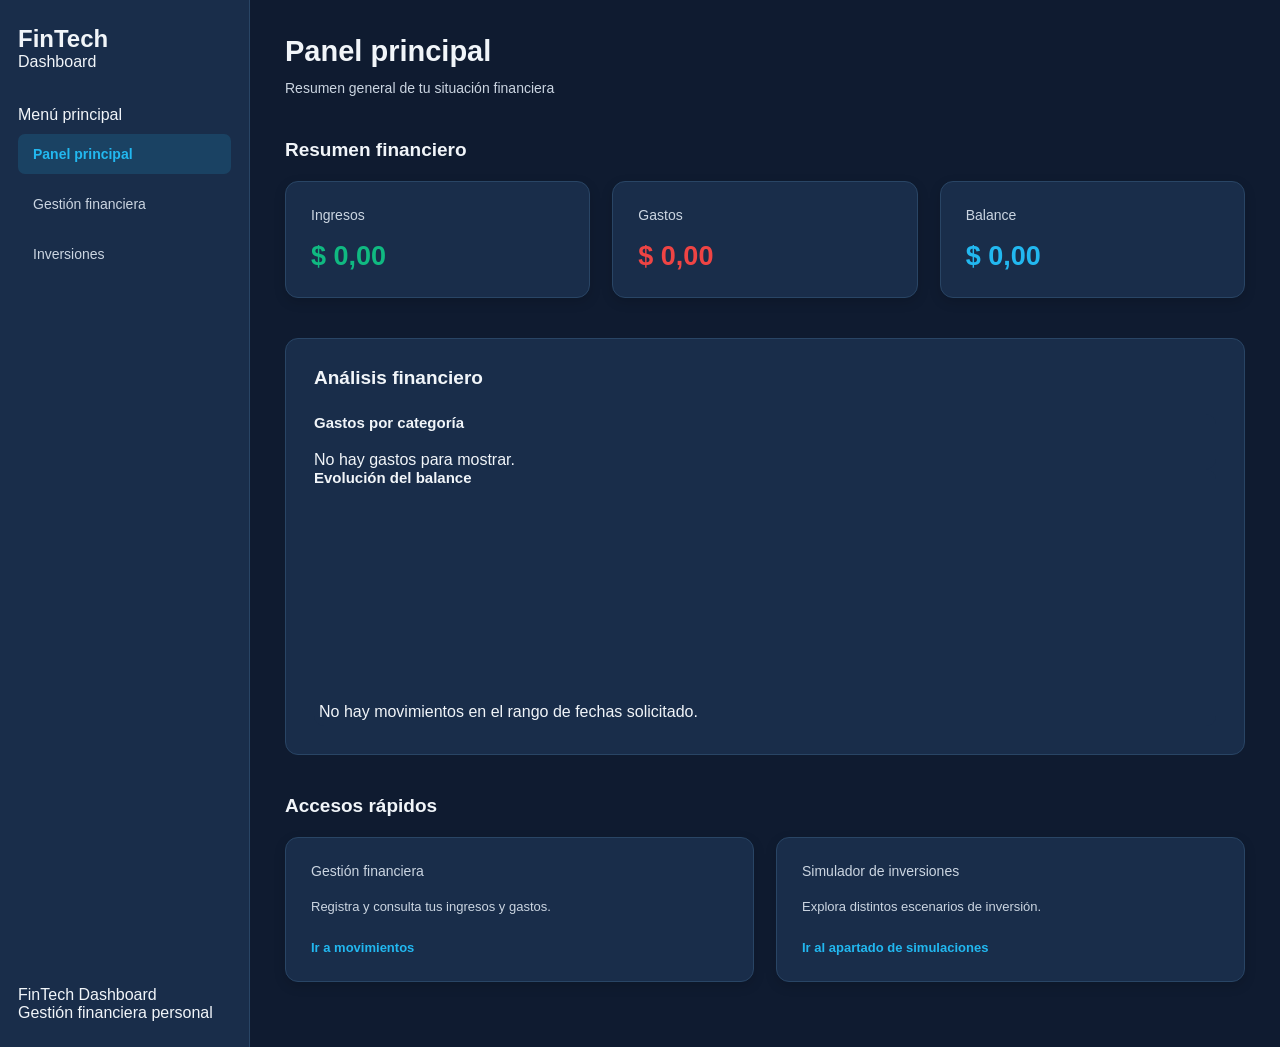
<file: index.html>
<!DOCTYPE html>
<html lang="es">
<head>
    <meta charset="UTF-8">
    <meta name="viewport" content="width=device-width, initial-scale=1.0">
    <title>FinTech Dashboard</title>
    <link rel="stylesheet" href="./estilos/estilos-globales.css">
    <link rel="stylesheet" href="./estilos/estilosIndex.css">
    <script type="module" src="./main.js"></script>
</head>

<body>
    <div class="dashboard">
        <aside class="sidebar">
            <div class="sidebar-header">
                <h2>FinTech</h2>
                <span>Dashboard</span>
            </div>

            <nav class="sidebar-nav">
                <p>Menú principal</p>
                <a href="./index.html" class="nav-link active">Panel principal</a>
                <a href="./movimientos.html" class="nav-link">Gestión financiera</a>
                <a href="./inversiones.html" class="nav-link">Inversiones</a>
            </nav>

            <div class="sidebar-footer">
                <p>FinTech Dashboard</p>
                <span>Gestión financiera personal</span>
            </div>
        </aside>

        <main class="main-content">
            <header class="page-header">
                <div>
                    <h1>Panel principal</h1>
                    <p>Resumen general de tu situación financiera</p>
                </div>
            </header>

            <section id="resumen" class="resumen-seccion">
                <h2>Resumen financiero</h2>
                <div class="resumen-cards">

                    <div class="card">
                        <h3>Ingresos</h3>
                        <p id="ingresos">$0</p>
                    </div>

                    <div class="card">
                        <h3>Gastos</h3>
                        <p id="gastos">$0</p>
                    </div>

                    <div class="card">
                        <h3>Balance</h3>
                        <p id="balance">$0</p>
                    </div>
                </div>
            </section>

            <section id="analisis-visual">
                <h2>Análisis financiero</h2>
                <div class="graf-container">
                    <h3>Gastos por categoría</h3>
                    <div id="graf-categorias"></div>
                </div>

                <div class="graf-container">
                    <h3>Evolución del balance</h3>
                    <div id="graf-balance"></div>
                </div>
            </section>

            <section class="accesos-section">
                <h2>Accesos rápidos</h2>
                <div class="accesos-cards">
                    <div class="card">
                        <h3>Gestión financiera</h3>
                        <p>Registra y consulta tus ingresos y gastos.</p>
                        <a href="./movimientos.html">Ir a movimientos</a>
                    </div>

                    <div class="card">
                        <h3>Simulador de inversiones</h3>
                        <p>Explora distintos escenarios de inversión.</p>
                        <a href="./inversiones.html">Ir al apartado de simulaciones</a>
                    </div>
                </div>
            </section>
        </main>
    </div>
</body>
</html>
</file>
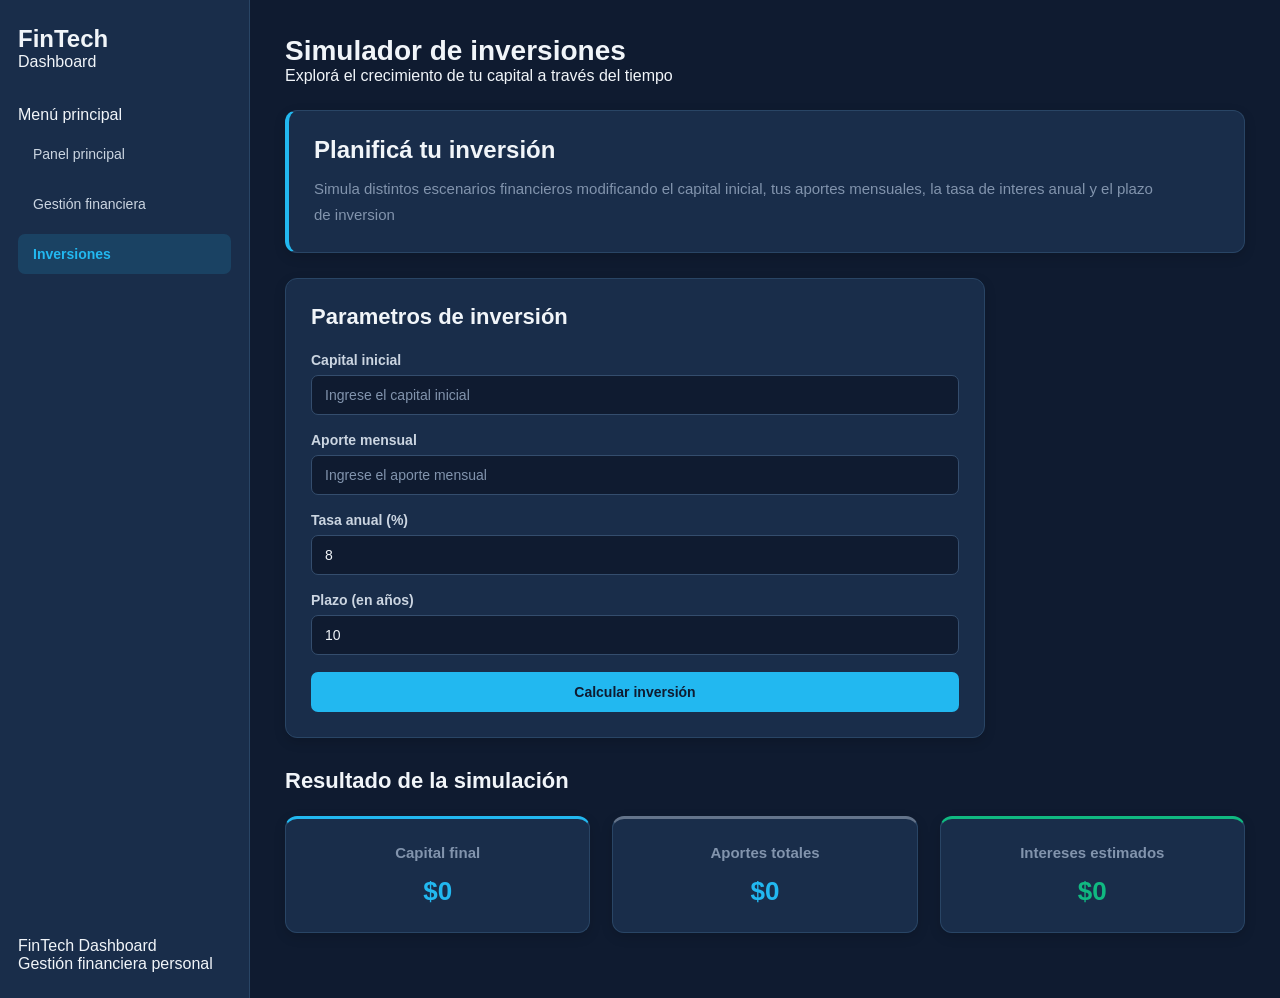
<file: inversiones.html>
<!DOCTYPE html>
<html lang="es">
<head>
    <meta charset="UTF-8">
    <meta name="viewport" content="width=device-width, initial-scale=1.0">
    <title>Inversiones</title>
    <link rel="stylesheet" href="./estilos/estilos-globales.css">
    <link rel="stylesheet" href="./estilos/inversiones.css">
    <script type="module" src="./main.js"></script>
</head>
<body>
    <div class="dashboard">
        <aside class="sidebar">
            <div class="sidebar-header">
                <h2>FinTech</h2>
                <span>Dashboard</span>
            </div>

            <nav class="sidebar-nav">
                <p class="nav-title">Menú principal</p>
                <a href="./index.html" class="nav-link">Panel principal</a>
                <a href="./movimientos.html" class="nav-link">Gestión financiera</a>
                <a href="./inversiones.html" class="nav-link active">Inversiones</a>
            </nav>

            <div class="sidebar-footer">
                <p>FinTech Dashboard</p>
                <span>Gestión financiera personal</span>
            </div>
        </aside>

        <main class="main-content">
            <header class="page-header">
                <div>
                    <h1>Simulador de inversiones</h1>
                    <p>Explorá el crecimiento de tu capital a través del tiempo</p>
                </div>
            </header>

            <section class="introduccion-section">
                <h2>Planificá tu inversión</h2>
                <p>Simula distintos escenarios financieros modificando el capital inicial, tus aportes mensuales, la tasa de interes anual y el plazo de inversion</p>
            </section>

            <section id="simulador">
                <h2>Parametros de inversión</h2>
                <form id="form-inversion">
                    <div class="form-group">
                        <label for="capital-inicial">Capital inicial</label>
                        <input type="number" id="capital-inicial" min="0" step="1000" required placeholder="Ingrese el capital inicial">
                    </div>

                    <div class="form-group">
                        <label for="aporte-mensual">Aporte mensual</label>
                        <input type="number" id="aporte-mensual" min="0" step="1000" required placeholder="Ingrese el aporte mensual">
                    </div>

                    <div class="form-group">
                        <label for="tasa-anual">Tasa anual (%)</label>
                        <input type="number" id="tasa-anual" min="0" max="100" step="0.01" value="8" required>
                    </div>

                    <div class="form-group">
                        <label for="plazo">Plazo (en años)</label>
                        <input type="number" id="plazo" min="1" max="100" step="1" value="10" required>
                    </div>
                    <button type="submit">Calcular inversión</button>
                </form>
            </section>

            <section id="resultado-inversion">
                <h2>Resultado de la simulación</h2>
                <div class="resultados-container">
                    <div class="card">
                        <h3>Capital final</h3>
                        <p id="capital-final">$0</p>
                    </div>

                    <div class="card">
                        <h3>Aportes totales</h3>
                        <p id="aportes-totales">$0</p>
                    </div>

                    <div class="card">
                        <h3>Intereses estimados</h3>
                        <p id="intereses-estimados">$0</p>
                    </div>
                </div>
            </section>
        </main>
    </div>
</body>
</html>
</file>
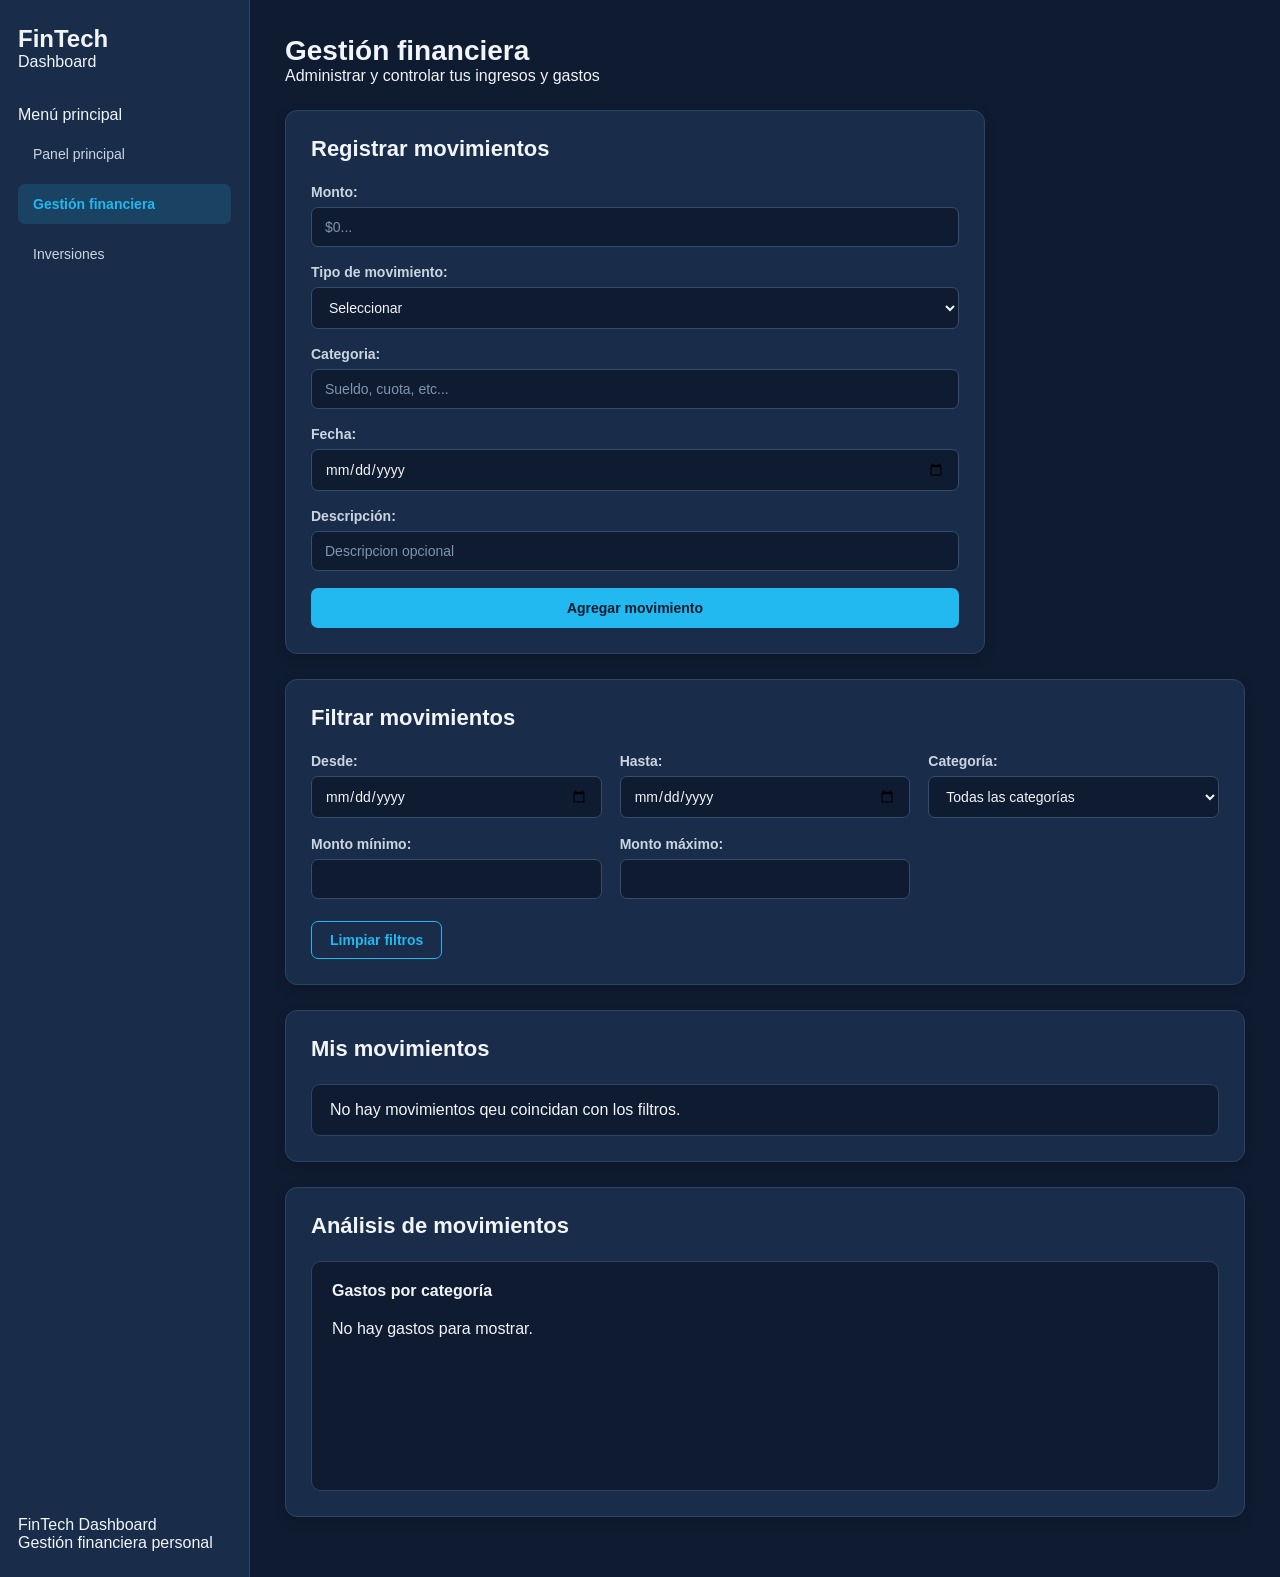
<file: movimientos.html>
<!DOCTYPE html>
<html lang="es">
<head>
    <meta charset="UTF-8">
    <meta name="viewport" content="width=device-width, initial-scale=1.0">
    <title>Gestion financiera</title>
    <link rel="stylesheet" href="./estilos/estilos-globales.css">
    <link rel="stylesheet" href="./estilos/movimientos.css">
    <script type="module" src="./main.js"></script>
</head>
<body>
    <div class="dashboard">
        <aside class="sidebar">
            <div class="sidebar-header">
                <h2>FinTech</h2>
                <span>Dashboard</span>
            </div>

            <nav class="sidebar-nav">
                <p class="nav-title">Menú principal</p>
                <a href="./index.html" class="nav-link">Panel principal</a>
                <a href="./movimientos.html" class="nav-link active">Gestión financiera</a>
                <a href="./inversiones.html" class="nav-link">Inversiones</a>
            </nav>

            <div class="sidebar-footer">
                <p>FinTech Dashboard</p>
                <span>Gestión financiera personal</span>
            </div>
        </aside>

        <main class="main-content">
            <header class="page-header">
                <div>
                    <h1>Gestión financiera</h1>
                    <p>Administrar y controlar tus ingresos y gastos</p>
                </div>
            </header>

            <section class="registro-section">
                <h2>Registrar movimientos</h2>
                <form id="form-transaccion">
                    <div class="form-group">
                        <label for="monto">Monto:</label>
                        <input type="number" id="monto" min="0" step="1000" required placeholder="$0...">
                    </div>

                    <div class="form-group">
                        <label for="tipo">Tipo de movimiento:</label>
                        <select id="tipo" required>
                            <option value="">Seleccionar</option>
                            <option value="ingreso">Ingreso</option>
                            <option value="gasto">Gasto</option>
                        </select>
                    </div>

                    <div class="form-group">
                        <label for="categoria">Categoria:</label>
                        <input type="text" id="categoria" placeholder="Sueldo, cuota, etc..." required>
                    </div>

                    <div class="form-group">
                        <label for="fecha">Fecha:</label>
                        <input type="date" id="fecha" required>
                    </div>

                    <div class="form-group">
                        <label for="descripcion">Descripción:</label>
                        <input type="text" id="descripcion" placeholder="Descripcion opcional">
                    </div>
                    <button type="submit">Agregar movimiento</button>
                </form>
            </section>

            <section id="lista-transacciones" class="filtros-section">
                <h2>Filtrar movimientos</h2>
                <div class="filtros-container">
                    <div class="form-group">
                        <label for="fecha-desde">Desde:</label>
                        <input type="date" id="fecha-desde">
                    </div>

                    <div class="form-group">
                        <label for="fecha-hasta">Hasta:</label>
                        <input type="date" id="fecha-hasta">
                    </div>

                    <div class="form-group">
                        <label for="filtro-categoria">Categoría:</label>
                        <select id="filtro-categoria">
                            <option value="">Todas las categorías</option>
                        </select>
                    </div>

                    <div class="form-group">
                        <label for="monto-minimo">Monto mínimo:</label>
                        <input type="number" id="monto-minimo" min="0" step="1">
                    </div>

                    <div class="form-group">
                        <label for="monto-maximo">Monto máximo:</label>
                        <input type="number" id="monto-maximo" min="0" step="1">
                    </div>
                </div>
                <button type="button" id="limpiar-filtros">Limpiar filtros</button>
            </section>

            <section class="movimientos-section">
                <h2>Mis movimientos</h2>
                <ul id="transacciones"></ul>
            </section>

            <section id="analisis-visual">
                <h2>Análisis de movimientos</h2>
                <div class="graf-container">
                    <h3>Gastos por categoría</h3>
                    <div id="graf-categorias"></div>
                </div>
            </section>
        </main>
    </div>
</body>
</html>
</file>
<file: estilos/estilos-globales.css>
*{
    margin: 0;
    padding: 0;
    box-sizing: border-box;
}

html {
    scroll-behavior: smooth;
}

body {
    font-family: Arial, Helvetica, sans-serif;
    background: #0f1b30;
    color: #f1f5f9;
    min-height: 100vh;
}

:root {
    --color-fondo: #0f1b30;
    --color-panel: #192d4a;
    --color-borde: #294565;
    --color-campo: #0f1b30;
    --color-borde-campo: #344d6d;
    --color-texto: #f1f5f9;
    --color-texto-secundario: #cbd5e1;
    --color-texto-suave: #8294ad;
    --color-primario: #22b8f0;
    --color-primario-hover: #0ea5e9;
    --color-exito: #10b981;
    --color-error: #ef4444;
}

.dashboard {
    display: flex;
    min-height: 100vh;
}

.main-content {
    flex: 1;
    min-width: 0;
    padding: 35px;
}

.sidebar {
    width: 250px;
    min-width: 250px;
    min-height: 100vh;
    background: #192d4a;
    border-right: 1px solid #294565;
    padding: 25px 18px;
    display: flex;
    flex-direction: column;
}

.sidebar-header {
    margin-bottom: 35px;
}

.sidebar-nav {
    display: flex;
    flex-direction: column;
    gap: 10px;
}

.sidebar-footer {
    margin-top: auto;
}

.nav-link {
    display: block;
    padding: 12px 15px;
    color: #cbd5e1;
    text-decoration: none;
    font-size: 14px;
    border-radius: 7px;
    transition: all 0.2s ease;
}

.nav-link:hover {
    background: #263f60;
    color: #22b8f0;
}

.nav-link.active {
    background: rgba(34, 184, 240, 0.15);
    color: #22b8f0;
    font-weight: 600;
}

.page-header {
    margin-bottom: 25px;
}

.page-header h1 {
    color: #f1f5f9;
    font-size: 28px;
    font-weight: 700;
}

h2 {
    color: #f1f5f9;
}

button {
    font-family: inherit;
}

button:focus-visible,
a:focus-visible,
input:focus-visible,
select:focus-visible {
    outline: 2px solid #22b8f0;
    outline-offset: 3px;
}

.card {
    background: #192d4a;
    border: 1px solid #294565;
    border-radius: 12px;
    padding: 20px;
    box-shadow: 0 4px 12px rgba(0, 0, 0, 0.15);
}

@media (max-width: 1000px) {

    .main-content {
        padding: 30px 25px;
    }

}

@media (max-width: 650px) {

    .dashboard {
        flex-direction: column;
    }

    .sidebar {
        width: 100%;
        min-width: 0;
        min-height: auto;
        padding: 20px;
    }

    .sidebar-header {
        margin-bottom: 20px;
    }

    .sidebar-nav {
        flex-direction: row;
        flex-wrap: wrap;
        gap: 8px;
    }

    .nav-link {
        flex: 1 1 auto;
        padding: 10px;
        font-size: 12px;
        text-align: center;
        white-space: nowrap;
    }

    .sidebar-footer {
        display: none;
    }
    .main-content {
        width: 100%;
        min-width: 0;
        padding: 25px 18px;
    }

    .page-header h1 {
        font-size: 24px;
    }
}
</file>
<file: estilos/estilosIndex.css>
.page-header {
    margin-bottom: 40px;
}

.page-header h1 {
    font-size: 29px;
    font-weight: 700;
    margin-bottom: 10px;
}

.page-header p {
    font-size: 14px;
    color: var(--color-texto-secundario);
    line-height: 1.5;
}

#resumen {
    display: block;
    width: 100%;
    margin-bottom: 40px;
}

#resumen h2 {
    font-size: 19px;
    margin-bottom: 20px;
}

.resumen-cards {
    display: grid;
    grid-template-columns: repeat(3, minmax(0, 1fr));
    gap: 22px;
}

.card {
    background: var(--color-panel);
    border: 1px solid var(--color-borde);
    border-radius: 13px;
    padding: 25px;
    transition: 0.2s ease;
}

.card:hover {
    border-color: var(--color-primario);
    transform: translateY(-3px);
}

.card h3 {
    font-size: 14px;
    color: var(--color-texto-secundario);
    font-weight: 500;
    margin-bottom: 18px;
}

.resumen-cards .card p {
    font-size: 27px;
    font-weight: bold;
    overflow-wrap: anywhere;
}

#ingresos {
    color: var(--color-exito);
}

#gastos {
    color: var(--color-error);
}

#balance {
    color: var(--color-primario);
}

#analisis-visual {
    background: var(--color-panel);
    border: 1px solid var(--color-borde);
    border-radius: 13px;
    padding: 28px;
    margin-bottom: 40px;
}

#analisis-visual h2 {
    font-size: 19px;
    margin-bottom: 25px;
}

.graf-container {
    background: var(--color-panel);
    border-radius: 10px;
}

.graf-container h3 {
    font-size: 15px;
    margin-bottom: 20px;
}

#graf-balance {
    display: flex;
    align-items: flex-end;
    gap: 18px;
    min-height: 220px;
    overflow-x: auto;
    padding: 20px 5px 5px;
}

.columna-balance {
    min-width: 75px;
    flex: 1;
    display: flex;
    flex-direction: column;
    align-items: center;
    justify-content: flex-end;
    gap: 10px;
    height: 220px;
}

.columna-balance p {
    font-size: 11px;
    color: var(--color-texto-secundario);
}

.barra-balance {
    width: 35px;
    min-height: 4px;
    border-radius: 5px 5px 0 0;
}

.balance-positivo {
    background: var(--color-exito);
}

.balance-negativo {
    background: var(--color-error);
}

.columna-balance small {
    color: var(--color-texto-secundario);
    font-size: 10px;
}

.accesos-section {
    margin-bottom: 30px;
}

.accesos-section h2 {
    font-size: 19px;
    margin-bottom: 20px;
}

.accesos-cards {
    display: grid;
    grid-template-columns: repeat(2, minmax(0, 1fr));
    gap: 22px;
}

.accesos-cards .card p {
    color: var(--color-texto-secundario);
    font-size: 13px;
    line-height: 1.6;
    margin-bottom: 20px;
}

.accesos-cards .card a {
    display: inline-block;
    color: var(--color-primario);
    font-size: 13px;
    font-weight: bold;
    text-decoration: none;
}

.accesos-cards .card a:hover {
    text-decoration: underline;
}

@media (max-width: 1000px) {
    .resumen-cards {
        grid-template-columns: repeat(2, minmax(0, 1fr));
    }
}

@media (max-width: 650px) {
    .page-header h1 {
        font-size: 24px;
    }

    .resumen-cards,
    .accesos-cards {
        grid-template-columns: 1fr;
    }

    #analisis-visual {
        padding: 20px 15px;
    }

    #graf-balance {
        gap: 12px;
    }
}
</file>
<file: estilos/inversiones.css>
.introduccion-section {
    background: var(--color-panel);
    border: 1px solid var(--color-borde);
    border-left: 4px solid var(--color-primario);
    border-radius: 12px;
    padding: 25px;
    margin: 25px 0;
    box-shadow: 0 4px 12px rgba(0, 0, 0, 0.15);
}

.introduccion-section h2 {
    color: var(--color-texto);
    font-size: 24px;
    font-weight: 700;
    margin: 0 0 12px;
}

.introduccion-section p {
    color: var(--color-texto-suave);
    font-size: 15px;
    line-height: 1.7;
    margin: 0;
    max-width: 850px;
}

#simulador {
    background: var(--color-panel);
    border: 1px solid var(--color-borde);
    border-radius: 12px;
    padding: 25px;
    margin: 25px 0;
    max-width: 700px;
    box-shadow: 0 4px 12px rgba(0, 0, 0, 0.15);
}

#simulador h2 {
    color: var(--color-texto);
    font-size: 22px;
    font-weight: 700;
    margin: 0 0 22px;
}

#form-inversion {
    display: flex;
    flex-direction: column;
    gap: 17px;
}

#form-inversion .form-group {
    display: flex;
    flex-direction: column;
    gap: 7px;
}

#form-inversion label {
    color: var(--color-texto-secundario);
    font-size: 14px;
    font-weight: 600;
}

#form-inversion input {
    width: 100%;
    box-sizing: border-box;
    padding: 11px 13px;
    background-color: var(--color-campo);
    color: var(--color-texto);
    border: 1px solid var(--color-borde-campo);
    border-radius: 7px;
    font-family: inherit;
    font-size: 14px;
    outline: none;
    transition: all 0.2s ease;
}

#form-inversion input::placeholder {
    color: var(--color-texto-suave);
}

#form-inversion input:focus {
    border-color: var(--color-primario);
    box-shadow: 0 0 0 3px rgba(34, 184, 240, 0.15);
}

#form-inversion button {
    background: var(--color-primario);
    color: var(--color-fondo);
    border: none;
    border-radius: 7px;
    padding: 12px 18px;
    font-size: 14px;
    font-weight: 700;
    cursor: pointer;
    transition: all 0.2s ease;
}

#form-inversion button:hover {
    background: var(--color-primario-hover);
    transform: translateY(-2px);
    box-shadow: 0 4px 12px rgba(34, 184, 240, 0.2);
}

#form-inversion button:active {
    transform: translateY(0);
}

#resultado-inversion {
    margin: 30px 0;
}

#resultado-inversion h2 {
    color: var(--color-texto);
    font-size: 22px;
    font-weight: 700;
    margin: 0 0 22px;
}

.resultados-container {
    display: grid;
    grid-template-columns: repeat(3, minmax(0, 1fr));
    gap: 22px;
    margin-top: 20px;
}

.resultados-container .card {
    background: var(--color-panel);
    border: 1px solid var(--color-borde);
    border-radius: 12px;
    padding: 25px;
    text-align: center;
    box-shadow: 0 4px 12px rgba(0, 0, 0, 0.15);
    transition: transform 0.2s ease,
    border-color 0.2s ease, box-shadow 0.2s ease;
}

.resultados-container .card:hover {
    transform: translateY(-4px);
    border-color: var(--color-primario);
    box-shadow: 0 8px 20px rgba(0, 0, 0, 0.2);
}

.resultados-container .card h3 {
    color: var(--color-texto-suave);
    font-size: 15px;
    font-weight: 600;
    margin: 0 0 15px;
}

.resultados-container .card p {
    color: var(--color-primario);
    font-size: 26px;
    font-weight: 700;
    margin: 0;
    overflow-wrap: anywhere;
}

.resultados-container .card:first-child {
    border-top: 3px solid var(--color-primario);
}

.resultados-container .card:nth-child(2) {
    border-top: 3px solid #64748b;
}

.resultados-container .card:nth-child(3) {
    border-top: 3px solid var(--color-exito);
}

.resultados-container .card:nth-child(3) p {
    color: var(--color-exito);
}

@media (max-width: 900px) {
    .resultados-container {
        grid-template-columns: repeat(2, minmax(0, 1fr));
    }
}

@media (max-width: 600px) {
    .introduccion-section,
    #simulador {
        padding: 18px;
    }

    .introduccion-section h2 {
        font-size: 21px;
    }

    #simulador h2,
    #resultado-inversion h2 {
        font-size: 19px;
    }

    .resultados-container {
        grid-template-columns: 1fr;
    }

    .resultados-container .card {
        padding: 20px;
    }
}
</file>
<file: estilos/movimientos.css>
.registro-section {
    background: var(--color-panel);
    border: 1px solid var(--color-borde);
    border-radius: 12px;
    padding: 25px;
    margin: 25px 0;
    max-width: 700px;
    box-shadow: 0 4px 12px rgba(0, 0, 0, 0.15);
}

.registro-section h2 {
    font-size: 22px;
    font-weight: 700;
    margin: 0 0 22px;
}

#form-transaccion {
    display: flex;
    flex-direction: column;
    gap: 17px;
}

#form-transaccion .form-group {
    display: flex;
    flex-direction: column;
    gap: 7px;
}

#form-transaccion label {
    color: var(--color-texto-secundario);
    font-size: 14px;
    font-weight: 600;
}

#form-transaccion input,
#form-transaccion select {
    width: 100%;
    box-sizing: border-box;
    padding: 11px 13px;
    background: var(--color-campo);
    color: var(--color-texto);
    border: 1px solid var(--color-borde-campo);
    border-radius: 7px;
    font-family: inherit;
    font-size: 14px;
    outline: none;
    transition: all 0.2s ease;
}

#form-transaccion input::placeholder {
    color: var(--color-texto-suave);
}

#form-transaccion input:focus,
#form-transaccion select:focus {
    border-color: var(--color-primario);
    box-shadow: 0 0 0 3px rgba(34, 184, 240, 0.15);
}

#form-transaccion select {
    cursor: pointer;
}

#form-transaccion button {
    background: var(--color-primario);
    color: var(--color-fondo);
    border: none;
    border-radius: 7px;
    padding: 12px 18px;
    font-size: 14px;
    font-weight: 700;
    cursor: pointer;
    transition: all 0.2s ease;
}

#form-transaccion button:hover {
    background: var(--color-primario-hover);
    transform: translateY(-2px);
    box-shadow: 0 4px 12px rgba(34, 184, 240, 0.2);
}

#form-transaccion button:active {
    transform: translateY(0);
}

.filtros-section {
    background: var(--color-panel);
    border: 1px solid var(--color-borde);
    border-radius: 12px;
    padding: 25px;
    margin: 25px 0;
    box-shadow: 0 4px 12px rgba(0, 0, 0, 0.15);
}

.filtros-section h2 {
    font-size: 22px;
    font-weight: 700;
    margin: 0 0 22px;
}

.filtros-container {
    display: grid;
    grid-template-columns: repeat(3, minmax(0, 1fr));
    gap: 18px;
    margin-bottom: 22px;
}

.filtros-container .form-group {
    display: flex;
    flex-direction: column;
    gap: 7px;
}

.filtros-container label {
    color: var(--color-texto-secundario);
    font-size: 14px;
    font-weight: 600;
}

.filtros-container input,
.filtros-container select {
    width: 100%;
    box-sizing: border-box;
    padding: 11px 13px;
    background: var(--color-campo);
    color: var(--color-texto);
    border: 1px solid var(--color-borde-campo);
    border-radius: 7px;
    font-family: inherit;
    font-size: 14px;
    outline: none;
    transition: all 0.2s ease;
}

.filtros-container input:focus,
.filtros-container select:focus {
    border-color: var(--color-primario);
    box-shadow: 0 0 0 3px rgba(34, 184, 240, 0.15);
}

.filtros-container select {
    cursor: pointer;
}

#limpiar-filtros {
    background: transparent;
    color: var(--color-primario);
    border: 1px solid var(--color-primario);
    border-radius: 7px;
    padding: 10px 18px;
    font-size: 14px;
    font-weight: 600;
    cursor: pointer;
    transition: all 0.2s ease;
}

#limpiar-filtros:hover {
    background: var(--color-primario);
    color: var(--color-fondo);
    transform: translateY(-2px);
}

#limpiar-filtros:active {
    transform: translateY(0);
}

#analisis-visual {
    background: var(--color-panel);
    border: 1px solid var(--color-borde);
    border-radius: 12px;
    padding: 25px;
    margin: 25px 0;
    box-shadow: 0 4px 12px rgba(0, 0, 0, 0.15);
}

#analisis-visual h2 {
    font-size: 22px;
    font-weight: 700;
    margin-bottom: 22px;
}

.graf-container {
    background: var(--color-fondo);
    border: 1px solid var(--color-borde);
    border-radius: 10px;
    padding: 20px;
}

.graf-container h3 {
    font-size: 16px;
    margin-bottom: 20px;
}

#graf-categorias {
    width: 100%;
    min-height: 150px;
}

.movimientos-section {
    background: var(--color-panel);
    border: 1px solid var(--color-borde);
    border-radius: 12px;
    padding: 25px;
    margin: 25px 0;
    box-shadow: 0 4px 12px rgba(0, 0, 0, 0.15);
}

.movimientos-section h2 {
    font-size: 22px;
    font-weight: 700;
    margin-bottom: 22px;
}

#transacciones li {
    display: flex;
    align-items: center;
    justify-content: space-between;
    gap: 20px;
}

#transacciones li button {
    background: transparent;
    margin-left: 915px;
    color: var(--color-error);
    border: 1px solid var(--color-error);
    border-radius: 7px;
    padding: 8px 14px;
    font-family: inherit;
    font-size: 13px;
    font-weight: 600;
    cursor: pointer;
    transition: all 0.2s ease;
    flex-shrink: 0;
    width: 90px;
    margin-left: auto;
}

#transacciones li button:hover {
    background: var(--color-campo);
    color: var(--color-error);
    transform: translateY(-2px);
}

#transacciones li button:active {
    transform: translateY(0);
}

#transacciones {
    list-style: none;
    display: flex;
    flex-direction: column;
    gap: 12px;
}

#transacciones li {
    background: var(--color-fondo);
    border: 1px solid var(--color-borde);
    border-radius: 9px;
    padding: 16px 18px;
    transition: border-color 0.2s ease;
}

#transacciones li:hover {
    border-color: var(--color-primario);
}

@media (max-width: 900px) {
    .filtros-container {
        grid-template-columns: repeat(2, minmax(0, 1fr));
    }
}

@media (max-width: 650px) {
    .registro-section,
    .filtros-section {
        width: 100%;
        max-width: 100%;
        padding: 18px;
    }

    .registro-section h2,
    .filtros-section h2 {
        font-size: 19px;
    }

    .filtros-container {
        grid-template-columns: 1fr;
        gap: 14px;
    }

    #limpiar-filtros {
        width: 100%;
    }

        #analisis-visual,
    .movimientos-section {
        padding: 18px;
    }

    #analisis-visual h2,
    .movimientos-section h2 {
        font-size: 19px;
    }

    .graf-container {
        padding: 15px;
    }

    #transacciones li {
        padding: 14px;
    }
}
</file>
